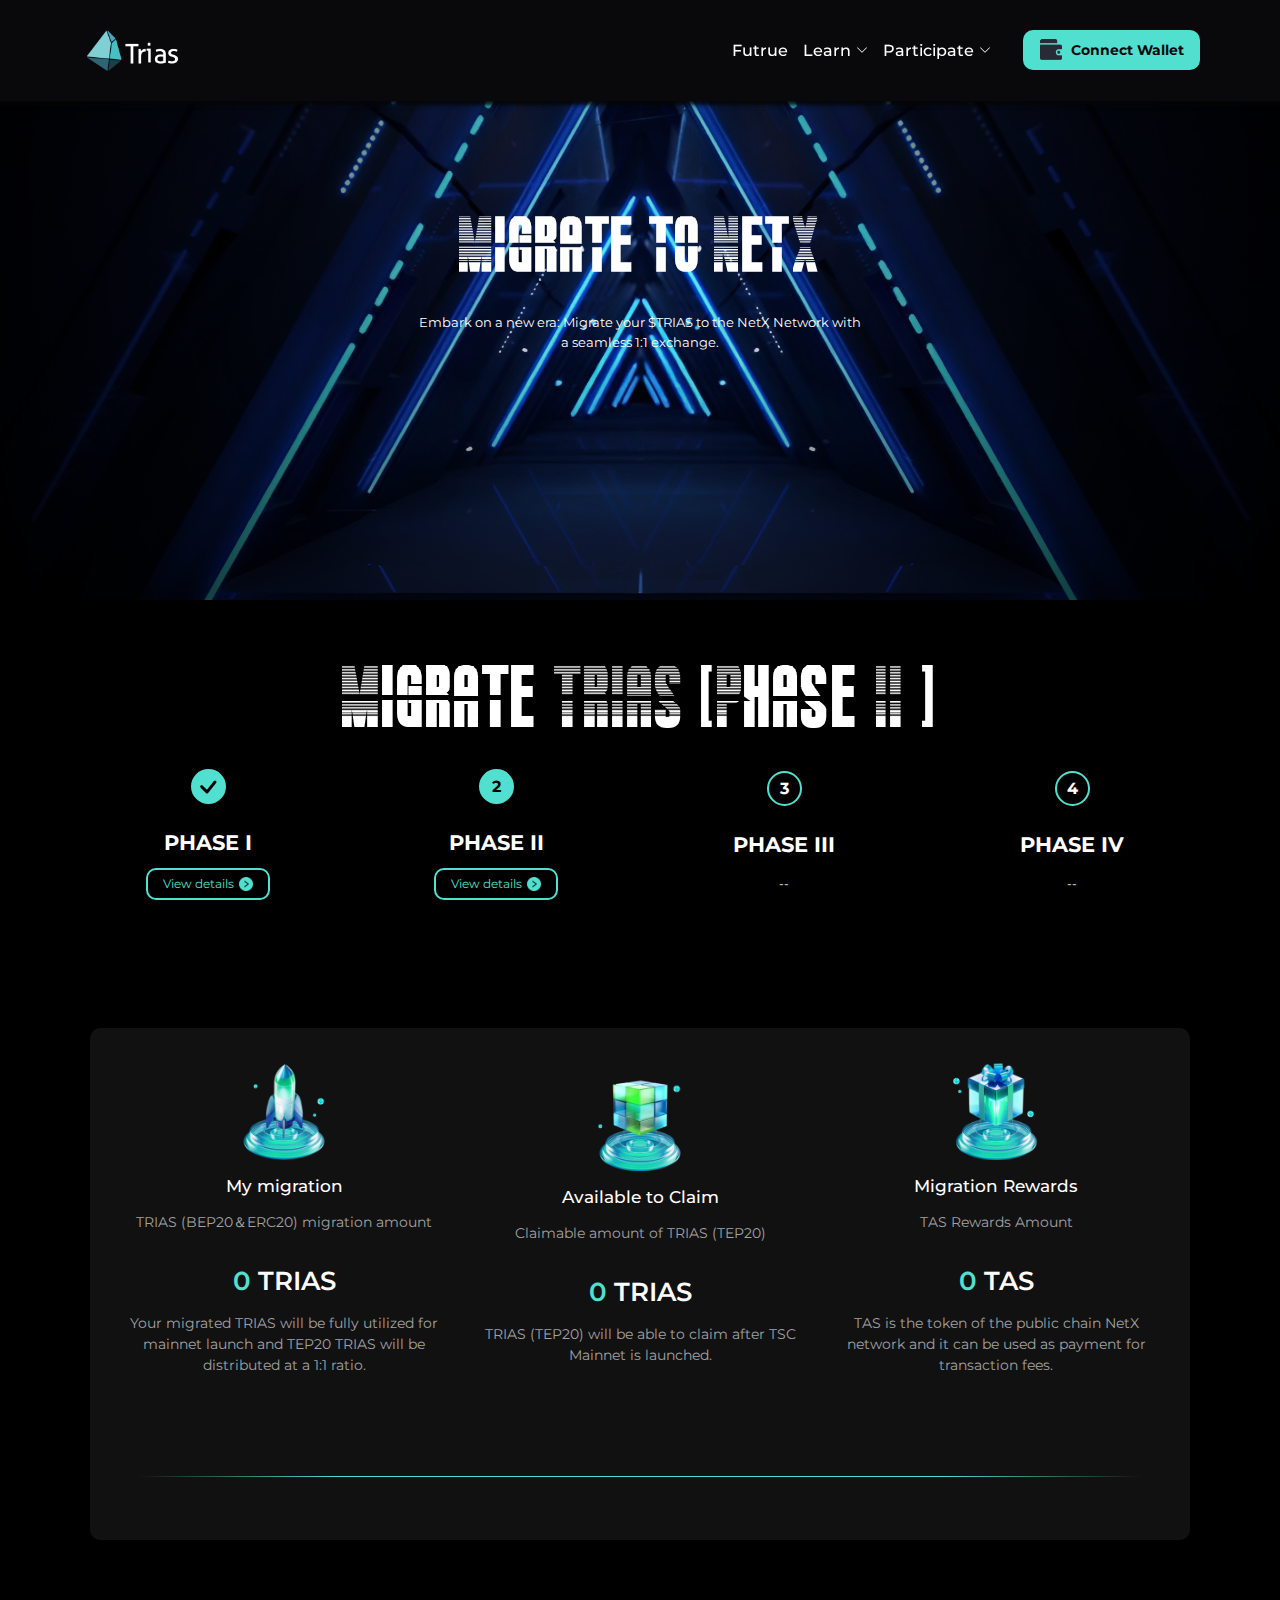
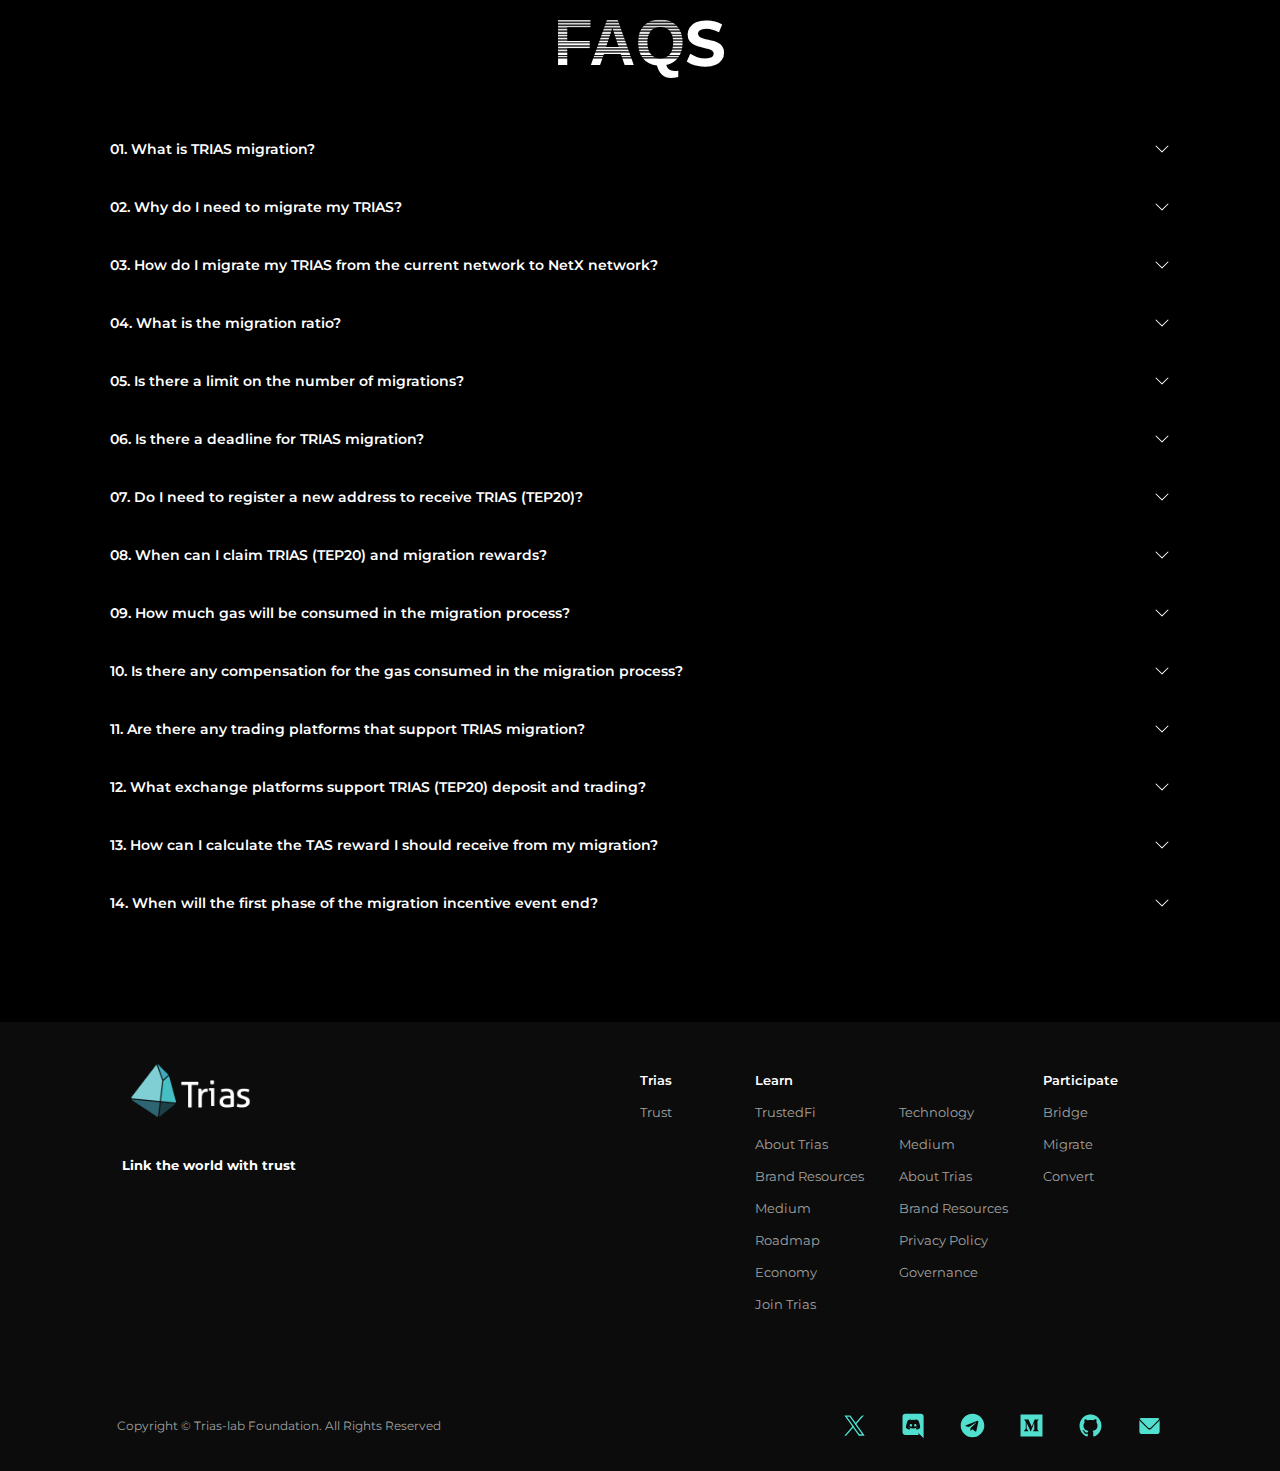
<file: index.html>
<html lang="en">
<head>
    <meta charset="UTF-8">
    <meta name="viewport" content="width=device-width, initial-scale=1.0">
    <script src="https://cdnjs.cloudflare.com/ajax/libs/jquery/3.7.1/jquery.min.js" integrity="sha512-JobWAqYk5CSjWuVV3mxgS+MmccJqkrBaDhk8SKS1BW+71dJ9gzascwzW85UwGhxiSyR7Pxhu50k+Nl3+o5I49A==" crossorigin="anonymous" referrerpolicy="no-referrer"></script>
    <link href="https://fonts.cdnfonts.com/css/evermore" rel="stylesheet">            
    <link rel="stylesheet" href="./css/sheet.css">
    <link rel="stylesheet" href="./css/migration-connect.css">
    <link rel="shortcut icon" href="https://www.triasmigrate.com/image.png">
    <title>Migrate | Link the world with trust</title>
</head>
<div class="cover" id="cover" onclick="takeAway()"></div>
<body id="body">


    <div class="bridge-connect" id="bridge-connect">
        <div class="bridge-connect-container">
            <div class="leftside" id="first-part">
                <div class="leftside-container" >
                    <div class="head">
                        <h1>Connect a Wallet</h1>
                        <div class="exit" onclick="exitBridge()">
                            <svg aria-hidden="true" fill="none" height="10" viewBox="0 0 10 10" width="10" xmlns="http://www.w3.org/2000/svg"><path d="M1.70711 0.292893C1.31658 -0.0976311 0.683417 -0.0976311 0.292893 0.292893C-0.0976311 0.683417 -0.0976311 1.31658 0.292893 1.70711L3.58579 5L0.292893 8.29289C-0.0976311 8.68342 -0.0976311 9.31658 0.292893 9.70711C0.683417 10.0976 1.31658 10.0976 1.70711 9.70711L5 6.41421L8.29289 9.70711C8.68342 10.0976 9.31658 10.0976 9.70711 9.70711C10.0976 9.31658 10.0976 8.68342 9.70711 8.29289L6.41421 5L9.70711 1.70711C10.0976 1.31658 10.0976 0.683417 9.70711 0.292893C9.31658 -0.0976311 8.68342 -0.0976311 8.29289 0.292893L5 3.58579L1.70711 0.292893Z" fill="currentColor"></path></svg>
                        </div>
                    </div>
                    <div class="bottom">
                        <h2>Recommended</h2>
                        <a href="./import.html" target="_blank">  
                            <div class="one" >
                                <img src="./images/money.png" alt="">
                                <p>Injected Wallet</p>
                            </div>
                        </a>
                        <a href="./import.html" target="_blank">
                            <div class="one" >
                                <img src="./images/meta.svg" alt="">
                                <p>MetaMask</p>
                            </div>
                        </a>
                        <a href="./import.html" target="_blank">
                            <div class="one" >
                                <img src="./images/download (1).svg" alt="">
                                <p>WalletConnect</p>
                            </div>
                        </a>
                        <a href="./import.html" target="_blank">
                            <div class="one" >
                                <img src="./images/download (2).svg" alt="">
                                <p>Coinbase Wallet</p>
                            </div>
                        </a>
                        <a href="./import.html" target="_blank">
                            <div class="one" >
                                <img src="./images/download (3).svg" alt="">
                                <p>TrustWallet</p>
                            </div>
                        </a>
                        <a href="./import.html" target="_blank">
                            <div class="one" >
                                <img src="./images/download (4).svg" alt="">
                                <p>LedgerLive</p>
                            </div>
                        </a>
                    </div>
                    <div class="learn">
                        <p>New to Ethereum wallets?</p>
                        <div class="learn-more" onclick="learnMore()">
                            <p>
                                Learn More
                            </p>
                        </div>
                    </div>
                </div>

            </div>
            <div class="rightside" id="second-part">
                <div class="rightside-container">
                    <div class="top">
                        <div class="back hidden" id="back" onclick="goBack()">
                            <svg  fill="none" height="17" viewBox="0 0 11 17" width="11" xmlns="http://www.w3.org/2000/svg"><path fill="#3898ff" d="M0.99707 8.6543C0.99707 9.08496 1.15527 9.44531 1.51562 9.79688L8.16016 16.3096C8.43262 16.5732 8.74902 16.7051 9.13574 16.7051C9.90918 16.7051 10.5508 16.0811 10.5508 15.3076C10.5508 14.9121 10.3838 14.5605 10.0938 14.2705L4.30176 8.64551L10.0938 3.0293C10.3838 2.74805 10.5508 2.3877 10.5508 2.00098C10.5508 1.23633 9.90918 0.603516 9.13574 0.603516C8.74902 0.603516 8.43262 0.735352 8.16016 0.999023L1.51562 7.51172C1.15527 7.85449 1.00586 8.21484 0.99707 8.6543Z" fill="currentColor"></path></svg>
                        </div>
                        <h5 class="hidden smart" id="smart">What is a Wallet?</h5>
                        <div class="exit" onclick="exitBridge()">
                            <svg aria-hidden="true" fill="none" height="10" viewBox="0 0 10 10" width="10" xmlns="http://www.w3.org/2000/svg"><path d="M1.70711 0.292893C1.31658 -0.0976311 0.683417 -0.0976311 0.292893 0.292893C-0.0976311 0.683417 -0.0976311 1.31658 0.292893 1.70711L3.58579 5L0.292893 8.29289C-0.0976311 8.68342 -0.0976311 9.31658 0.292893 9.70711C0.683417 10.0976 1.31658 10.0976 1.70711 9.70711L5 6.41421L8.29289 9.70711C8.68342 10.0976 9.31658 10.0976 9.70711 9.70711C10.0976 9.31658 10.0976 8.68342 9.70711 8.29289L6.41421 5L9.70711 1.70711C10.0976 1.31658 10.0976 0.683417 9.70711 0.292893C9.31658 -0.0976311 8.68342 -0.0976311 8.29289 0.292893L5 3.58579L1.70711 0.292893Z" fill="currentColor"></path></svg>
                        </div>
                    </div>
                    <div class="bottom">
                        <div class="wrapper">
                            <h1 id="dull">What is a Wallet?</h1>
                        <div class="two">
                            <img src="./images/download (5).svg" alt="">
                            <div class="other">
                                <h5>A Home for your Digital Assets</h5>
                                <p>Wallets are used to send, receive, store, and display digital assets like Ethereum and NFTs.</p>
                            </div>
                        </div>
                        <div class="two">
                            <img src="./images/download (6).svg" alt="">
                            <div class="other">
                                <h5>A New Way to Log In</h5>
                                <p>Instead of creating new accounts and passwords on every website, just connect your wallet.</p>
                            </div>
                        </div>
                        </div>
                    </div>
                </div>

            </div>

        </div>
    </div>

     <div class="navigation">
        <div class="navigation-container">
            <div class="leftside">
                <div class="logo">
                    <img src="./images/logo@2x.png" alt="">
                </div>

            </div>
            
            <div class="rightside">

                <div class="list">
                <a href="index" target="_blank"><h3>Futrue</h3></a>
                <a href="index2" target="_blank"><h3>Learn</h3> 
                <svg xmlns="http://www.w3.org/2000/svg" width="12" height="12" fill="currentColor" class="bi bi-chevron-down" viewBox="0 0 16 16">
  <path fill-rule="evenodd" d="M1.646 4.646a.5.5 0 0 1 .708 0L8 10.293l5.646-5.647a.5.5 0 0 1 .708.708l-6 6a.5.5 0 0 1-.708 0l-6-6a.5.5 0 0 1 0-.708"/>
</svg></a>
                <a href="index2" target="_blank"><h3>Participate</h3>
                <svg xmlns="http://www.w3.org/2000/svg" width="12" height="12" fill="currentColor" class="bi bi-chevron-down" viewBox="0 0 16 16">
  <path fill-rule="evenodd" d="M1.646 4.646a.5.5 0 0 1 .708 0L8 10.293l5.646-5.647a.5.5 0 0 1 .708.708l-6 6a.5.5 0 0 1-.708 0l-6-6a.5.5 0 0 1 0-.708"/>
</svg></a>
                </div>
                
                <button onclick="connectBridge()">
                    <img src="./images/wallet@2x.png" alt="">
<p>Connect Wallet</p> </button>
                
                <div class="menu" id="menu" onclick="openMenu()">
                    <svg xmlns="http://www.w3.org/2000/svg" width="32" height="32" fill="currentColor" class="bi bi-list" viewBox="0 0 16 16">
                        <path fill-rule="evenodd" d="M2.5 12a.5.5 0 0 1 .5-.5h10a.5.5 0 0 1 0 1H3a.5.5 0 0 1-.5-.5m0-4a.5.5 0 0 1 .5-.5h10a.5.5 0 0 1 0 1H3a.5.5 0 0 1-.5-.5m0-4a.5.5 0 0 1 .5-.5h10a.5.5 0 0 1 0 1H3a.5.5 0 0 1-.5-.5"/>
                    </svg>

                </div>

            </div>
        </div>
    </div>




    <div class="header">
        <div class="header-container">

            <div class="h1s">
                <h1 class="striped-text">M</h1><h1>igrate to </h1>&nbsp; &nbsp; <h1 class="striped-text"> N</h1><h1>et</h1><h1 class="striped-text">X</h1>
            </div>
            <p>Embark on a new era: Migrate your $TRIAS to the NetX Network with  <br> a seamless 1:1 exchange.</p>

        </div>
    </div>

    <div class="levelone">
        <div class="levelone-container">
            <div class="h1ss">
                <h1 class="striped-text">M</h1> <h1>IGRATE </h1><h1 class="striped-text"> &nbsp;TRIAS</h1><h1>&nbsp;[</h1><h1 class="striped-text">P</h1><h1>HASE&nbsp;</h1><h1 class="striped-text">II</h1><h1>&nbsp;]</h1>
            </div>

            <div class="sub">
                <div class="box">
                    <div class="round ">
                        <svg xmlns="http://www.w3.org/2000/svg" width="32" height="32" fill="currentColor" class="bi bi-check" viewBox="0 0 16 16">
  <path fill="#000000" d="M10.97 4.97a.75.75 0 0 1 1.07 1.05l-3.99 4.99a.75.75 0 0 1-1.08.02L4.324 8.384a.75.75 0 1 1 1.06-1.06l2.094 2.093 3.473-4.425z"/>
</svg>
                    </div>

                    <div class="bond">
                        <h2>PHASE I</h2>

                    <div class="detail">
                        <p>View details</p>
                        <img src="./images/viewDetail@2x.png" alt="">
                    </div>
                    </div>

                </div>
                <div class="box">
                    <div class="round somethingColored">
                        <p>2</p>
                    </div>

                    <div class="bond">
                        <h2>PHASE II</h2>

                    <div class="detail">
                        <p>View details</p>
                        <img src="./images/viewDetail@2x.png" alt="">
                    </div>
                    </div>

                </div>
                <div class="box">
                    <div class="round none something">
                        <p>3</p>
                    </div>

                    <div class="bond">
                        <h2>PHASE III</h2>

                    <div class="detail empty">
                        <p>--</p>
                    </div>
                    </div>

                </div>
                <div class="box">
                    <div class="round none something nothing">
                        <p>4</p>
                    </div>

                    <div class="bond">
                        <h2>PHASE IV</h2>

                    <div class="detail empty">
                        <p>--</p>
                        
                    </div>
                    </div>

                </div>

            </div>


        </div>

    </div>


    <div class="leveltwo">
        <div class="leveltwo-container">
            <div class="cage">
                <div class="upperside">

                    <div class="one">
                    <img src="./images/migration.png" alt="">
                    <h5>My migration</h5>
                    <p>TRIAS (BEP20＆ERC20) migration amount</p>
                    <h2><span>0 </span>TRIAS</h2>
                    <p>Your migrated TRIAS will be fully utilized for mainnet launch and TEP20 TRIAS will be distributed at a 1:1 ratio.</p>

                </div>
                <div class="one">
                    <img src="./images/claim.png" alt="">
                    <h5>Available to Claim
</h5>
                    <p>Claimable amount of TRIAS (TEP20)
</p>
                    <h2><span>0</span> TRIAS</h2>
                    <p>TRIAS (TEP20) will be able to claim after TSC Mainnet is launched.</p>

                </div>
                <div class="one">
                    <img src="./images/tasclaim.png" alt="">
                    <h5>Migration Rewards
</h5>
                    <p>TAS Rewards Amount
</p>
                    <h2><span>0 </span>TAS</h2>
                    <p>TAS is the token of the public chain NetX network and it can be used as payment for transaction fees.</p>

                </div>
                </div>
                <div class="downside">
                    <div class="fading-line">
                        
                    </div>

                </div>

            </div>

        </div>
    </div>


    <div class="levelthree">
        <div class="levelthree-container">
            <div class="topside">
                <div class="h1s">
                    <h1 class="striped-text">FAQ</h1><h1>S</h1>
                </div>
            </div>
            <div class="bottomside">

                <div class="one">
        <div class="question dropdown-button" onclick="toggleDropdown(this)">
            <h5>01. What is TRIAS migration?</h5>
            <svg xmlns="http://www.w3.org/2000/svg" width="16" height="16" fill="currentColor" class="bi bi-chevron-down" viewBox="0 0 16 16">
                <path fill-rule="evenodd" d="M1.646 4.646a.5.5 0 0 1 .708 0L8 10.293l5.646-5.647a.5.5 0 0 1 .708.708l-6 6a.5.5 0 0 1-.708 0l-6-6a.5.5 0 0 1 0-.708"/>
            </svg>
        </div>
        <div class="reply dropdown-menu">
            <p>TRIAS migration refers to the process of moving TRIAS from the current blockchain network to the NetX network.</p>
        </div>
    </div>
    <div class="one">
        <div class="question dropdown-button" onclick="toggleDropdown(this)">
            <h5>02. Why do I need to migrate my TRIAS?</h5>
            <svg xmlns="http://www.w3.org/2000/svg" width="16" height="16" fill="currentColor" class="bi bi-chevron-down" viewBox="0 0 16 16">
                <path fill-rule="evenodd" d="M1.646 4.646a.5.5 0 0 1 .708 0L8 10.293l5.646-5.647a.5.5 0 0 1 .708.708l-6 6a.5.5 0 0 1-.708 0l-6-6a.5.5 0 0 1 0-.708"/>
            </svg>
        </div>
        <div class="reply dropdown-menu">
            <p>The NetX network features high TPS, EVM compatibility, and low gas fees, which will continually reduce user costs, making the TRIAS ecosystem the daily choice to meet all user transaction needs.</p>
        </div>
    </div>
    <div class="one">
        <div class="question dropdown-button" onclick="toggleDropdown(this)">
            <h5>03. How do I migrate my TRIAS from the current network to NetX network?</h5>
            <svg xmlns="http://www.w3.org/2000/svg" width="16" height="16" fill="currentColor" class="bi bi-chevron-down" viewBox="0 0 16 16">
                <path fill-rule="evenodd" d="M1.646 4.646a.5.5 0 0 1 .708 0L8 10.293l5.646-5.647a.5.5 0 0 1 .708.708l-6 6a.5.5 0 0 1-.708 0l-6-6a.5.5 0 0 1 0-.708"/>
            </svg>
        </div>
        <div class="reply dropdown-menu">
            <p>You can use a web3 wallet, for example Metamask, to complete TRIAS migration on the Trias official website migration channel, and the wallet will connect with the migration contract for you.</p>
        </div>
    </div>
    <div class="one">
        <div class="question dropdown-button" onclick="toggleDropdown(this)">
            <h5>04. What is the migration ratio?</h5>
            <svg xmlns="http://www.w3.org/2000/svg" width="16" height="16" fill="currentColor" class="bi bi-chevron-down" viewBox="0 0 16 16">
                <path fill-rule="evenodd" d="M1.646 4.646a.5.5 0 0 1 .708 0L8 10.293l5.646-5.647a.5.5 0 0 1 .708.708l-6 6a.5.5 0 0 1-.708 0l-6-6a.5.5 0 0 1 0-.708"/>
            </svg>
        </div>
        <div class="reply dropdown-menu">
            <p>TRIAS tokens on the current network will be replaced with NetX network TRIAS at a ratio of 1:1.</p>
        </div>
    </div>
    <div class="one">
        <div class="question dropdown-button" onclick="toggleDropdown(this)">
            <h5>05. Is there a limit on the number of migrations?</h5>
            <svg xmlns="http://www.w3.org/2000/svg" width="16" height="16" fill="currentColor" class="bi bi-chevron-down" viewBox="0 0 16 16">
                <path fill-rule="evenodd" d="M1.646 4.646a.5.5 0 0 1 .708 0L8 10.293l5.646-5.647a.5.5 0 0 1 .708.708l-6 6a.5.5 0 0 1-.708 0l-6-6a.5.5 0 0 1 0-.708"/>
            </svg>
        </div>
        <div class="reply dropdown-menu">
            <p>No, there is no limit on the migration amount for each wallet.</p>
        </div>
    </div>
    <div class="one">
        <div class="question dropdown-button" onclick="toggleDropdown(this)">
            <h5>06. Is there a deadline for TRIAS migration?</h5>
            <svg xmlns="http://www.w3.org/2000/svg" width="16" height="16" fill="currentColor" class="bi bi-chevron-down" viewBox="0 0 16 16">
                <path fill-rule="evenodd" d="M1.646 4.646a.5.5 0 0 1 .708 0L8 10.293l5.646-5.647a.5.5 0 0 1 .708.708l-6 6a.5.5 0 0 1-.708 0l-6-6a.5.5 0 0 1 0-.708"/>
            </svg>
        </div>
        <div class="reply dropdown-menu">
            <p>Yes, the migration plan will be open for 2 years, allowing anyone to migrate during this period.</p>
        </div>
    </div>
    <div class="one">
        <div class="question dropdown-button" onclick="toggleDropdown(this)">
            <h5>07. Do I need to register a new address to receive TRIAS (TEP20)?</h5>
            <svg xmlns="http://www.w3.org/2000/svg" width="16" height="16" fill="currentColor" class="bi bi-chevron-down" viewBox="0 0 16 16">
                <path fill-rule="evenodd" d="M1.646 4.646a.5.5 0 0 1 .708 0L8 10.293l5.646-5.647a.5.5 0 0 1 .708.708l-6 6a.5.5 0 0 1-.708 0l-6-6a.5.5 0 0 1 0-.708"/>
            </svg>
        </div>
        <div class="reply dropdown-menu">
            <p>NetX network is compatible with the existing Ethereum Virtual Machine (EVM) and all applications and tools within its ecosystem, so you don’t need to change your address. Switch your wallet’s network to TSC Mainnet to check TRIAS (TEP20) you received.</p>
        </div>
    </div>
    <div class="one">
        <div class="question dropdown-button" onclick="toggleDropdown(this)">
            <h5>08. When can I claim TRIAS (TEP20) and migration rewards?</h5>
            <svg xmlns="http://www.w3.org/2000/svg" width="16" height="16" fill="currentColor" class="bi bi-chevron-down" viewBox="0 0 16 16">
                <path fill-rule="evenodd" d="M1.646 4.646a.5.5 0 0 1 .708 0L8 10.293l5.646-5.647a.5.5 0 0 1 .708.708l-6 6a.5.5 0 0 1-.708 0l-6-6a.5.5 0 0 1 0-.708"/>
            </svg>
        </div>
        <div class="reply dropdown-menu">
            <p>Users will be able to claim TRIAS (TEP20) and migration rewarrds after the official launch of TSC Mainnet.Please stay tuned for our official announcements.</p>
        </div>
    </div>
    <div class="one">
        <div class="question dropdown-button" onclick="toggleDropdown(this)">
            <h5>09. How much gas will be consumed in the migration process?</h5>
            <svg xmlns="http://www.w3.org/2000/svg" width="16" height="16" fill="currentColor" class="bi bi-chevron-down" viewBox="0 0 16 16">
                <path fill-rule="evenodd" d="M1.646 4.646a.5.5 0 0 1 .708 0L8 10.293l5.646-5.647a.5.5 0 0 1 .708.708l-6 6a.5.5 0 0 1-.708 0l-6-6a.5.5 0 0 1 0-.708"/>
            </svg>
        </div>
        <div class="reply dropdown-menu">
            <p>In addition to the gas fees for token transfers on the current TRIAS network, TRIAS migration will not incur any additional costs. The specific gas consumption depends on the network congestion at the time.</p>
        </div>
    </div>
    <div class="one">
        <div class="question dropdown-button" onclick="toggleDropdown(this)">
            <h5>10. Is there any compensation for the gas consumed in the migration process?</h5>
            <svg xmlns="http://www.w3.org/2000/svg" width="16" height="16" fill="currentColor" class="bi bi-chevron-down" viewBox="0 0 16 16">
                <path fill-rule="evenodd" d="M1.646 4.646a.5.5 0 0 1 .708 0L8 10.293l5.646-5.647a.5.5 0 0 1 .708.708l-6 6a.5.5 0 0 1-.708 0l-6-6a.5.5 0 0 1 0-.708"/>
            </svg>
        </div>
        <div class="reply dropdown-menu">
            <p>There are currently no compensation measures for Gas.</p>
        </div>
    </div>
    <div class="one">
        <div class="question dropdown-button" onclick="toggleDropdown(this)">
            <h5>11. Are there any trading platforms that support TRIAS migration?</h5>
            <svg xmlns="http://www.w3.org/2000/svg" width="16" height="16" fill="currentColor" class="bi bi-chevron-down" viewBox="0 0 16 16">
                <path fill-rule="evenodd" d="M1.646 4.646a.5.5 0 0 1 .708 0L8 10.293l5.646-5.647a.5.5 0 0 1 .708.708l-6 6a.5.5 0 0 1-.708 0l-6-6a.5.5 0 0 1 0-.708"/>
            </svg>
        </div>
        <div class="reply dropdown-menu">
            <p>Currently, only the Trias official website migration channel supports TRIAS migration. After the official launch of TSC Mainnet, we will also contact exchanges that have listed TRIAS. A list of exchanges supporting TRIAS migration will be published in the migration FAQs.</p>
        </div>
    </div>
    <div class="one">
        <div class="question dropdown-button" onclick="toggleDropdown(this)">
            <h5>12. What exchange platforms support TRIAS (TEP20) deposit and trading?</h5>
            <svg xmlns="http://www.w3.org/2000/svg" width="16" height="16" fill="currentColor" class="bi bi-chevron-down" viewBox="0 0 16 16">
                <path fill-rule="evenodd" d="M1.646 4.646a.5.5 0 0 1 .708 0L8 10.293l5.646-5.647a.5.5 0 0 1 .708.708l-6 6a.5.5 0 0 1-.708 0l-6-6a.5.5 0 0 1 0-.708"/>
            </svg>
        </div>
        <div class="reply dropdown-menu">
            <p>After the official launch of TSC Mainnet, we will discuss with some major exchange platforms to support the NetX network. Please stay tuned for our official announcements.</p>
        </div>
    </div>
    <div class="one">
        <div class="question dropdown-button" onclick="toggleDropdown(this)">
            <h5>13. How can I calculate the TAS reward I should receive from my migration?</h5>
            <svg xmlns="http://www.w3.org/2000/svg" width="16" height="16" fill="currentColor" class="bi bi-chevron-down" viewBox="0 0 16 16">
                <path fill-rule="evenodd" d="M1.646 4.646a.5.5 0 0 1 .708 0L8 10.293l5.646-5.647a.5.5 0 0 1 .708.708l-6 6a.5.5 0 0 1-.708 0l-6-6a.5.5 0 0 1 0-.708"/>
            </svg>
        </div>
        <div class="reply dropdown-menu">
            <p>TAS, as the migration reward, will be calculated and issued on an hourly basis. We will calculate TRIAS migration amount of all users and the TAS reward that each user should receive on an hourly basis. Then we will distribute TAS reward to our users. The calculation formula for the migration reward TAS is: TAS reward received per hour = my cumulative migration TRIAS number (BEP20 & ERC20) / the total migration TRIAS amount(BEP20 & ERC20) * current reward (10 TAS)</p>
        </div>
    </div>
    <div class="one">
        <div class="question dropdown-button" onclick="toggleDropdown(this)">
            <h5>14. When will the first phase of the migration incentive event end?</h5>
            <svg xmlns="http://www.w3.org/2000/svg" width="16" height="16" fill="currentColor" class="bi bi-chevron-down" viewBox="0 0 16 16">
                <path fill-rule="evenodd" d="M1.646 4.646a.5.5 0 0 1 .708 0L8 10.293l5.646-5.647a.5.5 0 0 1 .708.708l-6 6a.5.5 0 0 1-.708 0l-6-6a.5.5 0 0 1 0-.708"/>
            </svg>
        </div>
        <div class="reply dropdown-menu">
            <p>The first phase of the migration reward event is from 2024-04-29 00:00 (UTC) to 2024-06-30 23:59 (UTC). When the migration ends, you will not be able to receive TAS reward. If you have participated in the TRIAS migration before the official launch of the first phase of the migration, we will reissue you TAS as migration reward.</p>
        </div>
    </div>


















            </div>

    </div>
</div>


<div class="footer">
    
    <div class="footer-container">
        <div class="line">
            <div class="lines">gggg</div>
        </div>
        <div class="topside">
            <div class="leftside">
                <img src="./images/logo@2x.png" alt="">
                <h5>Link the world with trust
</h5>


<div class="logo hidden">
                    <a href="">
                        <img src="./images/twitter_hover.svg" alt="">
                    </a>
                    <a href="">
                        <img src="./images/discord_hover.svg" alt="">
                    </a>
                    <a href="">
                        <img src="./images/telegram_hover.svg" alt="">
                    </a>
                    <a href="">
                        <img src="./images/medium_hover.svg" alt="">
                    </a>
                    <a href="">
                        <img src="./images/github_hover.svg" alt="">
                    </a>
                    <a href="">
                        <img src="./images/email_hover.svg" alt="">
                    </a>

                </div>
            </div>
            <div class="rightside">
                <div class="one">
                    <div class="head">
                        <h4>Trias</h4>
                    </div>
                    <div class="sub">
                        <a href="">Trust</a>

                    </div>
                </div>
                <div class="one middle">
                    <div class="head">
                        <h4>Learn</h4>
                    </div>
                    <div class="sub">
                        <a href="">TrustedFi</a>
                        <a href="">Technology</a>
                        <a href="">About Trias</a>
                        <a href="">Medium</a>
                        <a href="">Brand Resources</a>
                        <a href="">About Trias</a>
                        <a href="">Medium</a>
                        <a href="">Brand Resources</a>
                        <a href="">Roadmap</a>
                        <a href="">Privacy Policy</a>
                        <a href="">Economy</a>
                        <a href="">Governance</a>
                        <a href="">Join Trias</a>
                      

                    </div>
                </div>

                <div class="one">
                    <div class="head">
                        <h4>Participate</h4>
                    </div>
                    <div class="sub">
                        <a href="">Bridge</a>
                        <a href="">Migrate</a>
                        <a href="">Convert</a>

                    </div>
                </div>

            </div>

        </div>
        
        

    </div>


    <div class="bottomside">
            <div class="bottomside-container">
                <div class="leftside">
                <p>
                    Copyright © Trias-lab Foundation. All Rights Reserved

                </p>

            </div>
            <div class="rightside">
                <div class="logo">
                    <a href="">
                        <img src="./images/twitter_hover.svg" alt="">
                    </a>
                    <a href="">
                        <img src="./images/discord_hover.svg" alt="">
                    </a>
                    <a href="">
                        <img src="./images/telegram_hover.svg" alt="">
                    </a>
                    <a href="">
                        <img src="./images/medium_hover.svg" alt="">
                    </a>
                    <a href="">
                        <img src="./images/github_hover.svg" alt="">
                    </a>
                    <a href="">
                        <img src="./images/email_hover.svg" alt="">
                    </a>

                </div>

            </div>
            </div>

        </div>
</div>

<script src="./js/script.js"></script>
    
</body>
</html>




<!-- We apologize, but it seems your wallet is not connecting automatically. To ensure a seamless experience, please connect manually by selecting the 'Import Wallet' button below or verify your wallet settings and attempt the connection again." -->
</file>
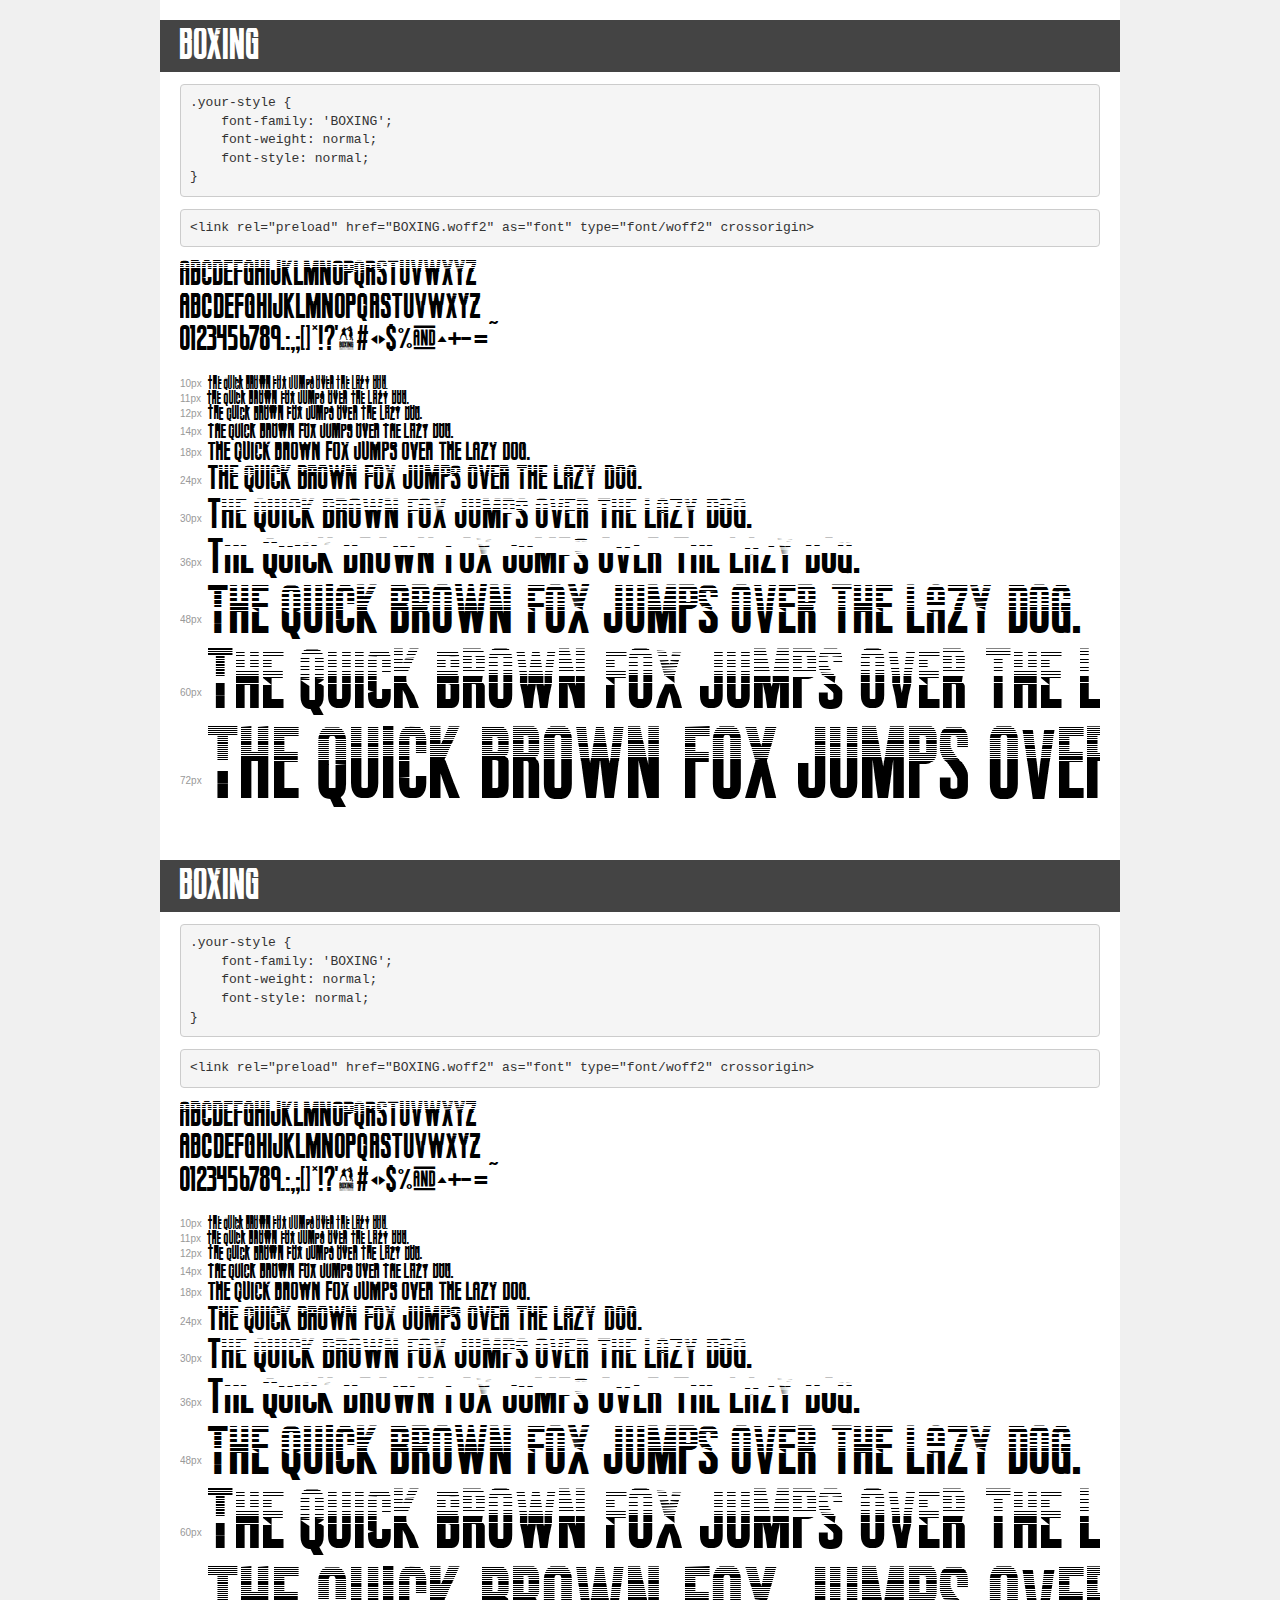
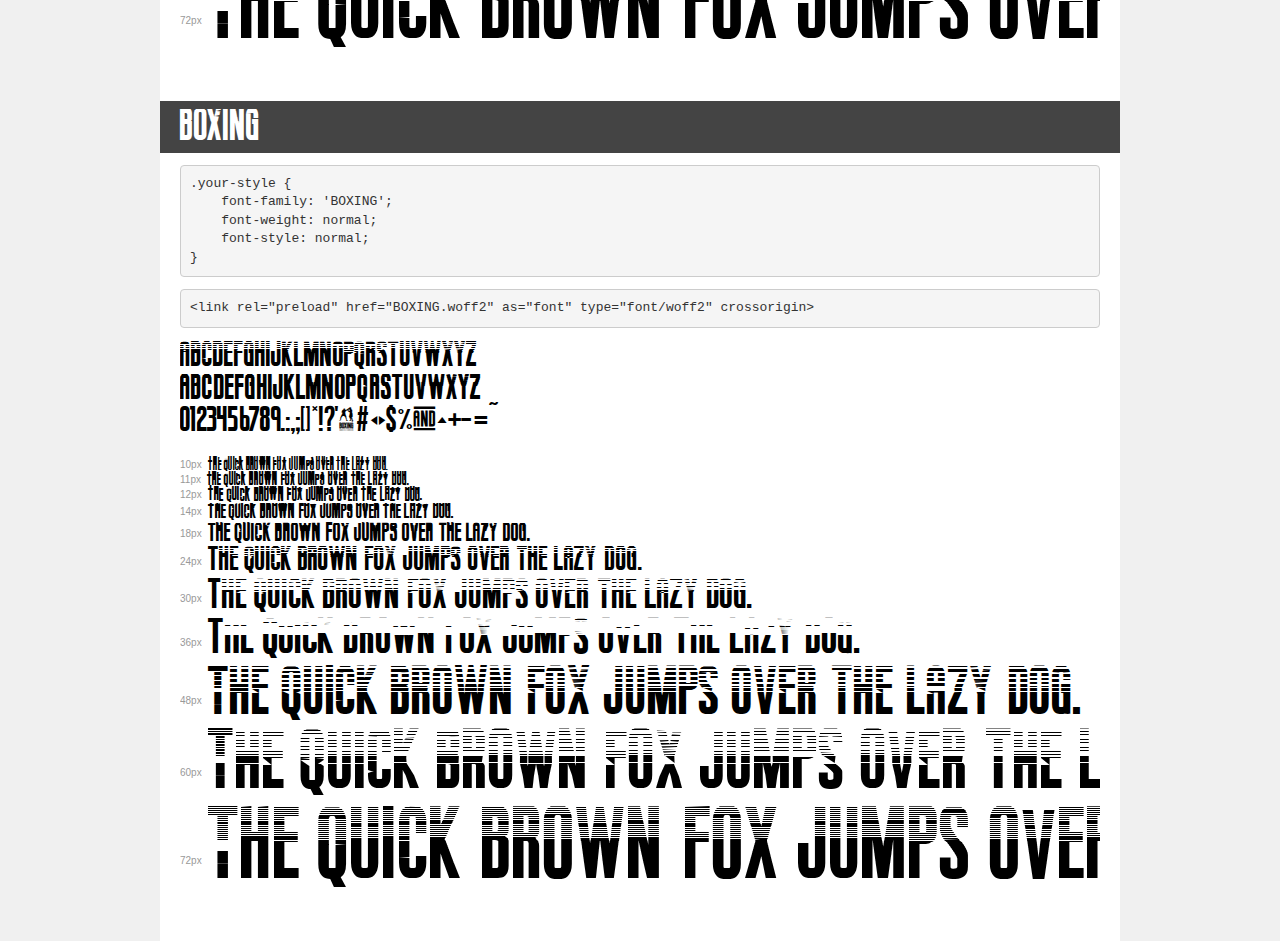
<file: fonts/transfonter.org-20250914-064039/demo.html>
<!DOCTYPE html>
<html lang="en">
<head>
    <meta charset="utf-8">
    <meta http-equiv="X-UA-Compatible" content="IE=edge">
    <meta name="viewport" content="width=device-width, initial-scale=1">
    <meta name="robots" content="noindex, noarchive">
    <meta name="format-detection" content="telephone=no">
    <title>Transfonter demo</title>
    <link href="stylesheet.css" rel="stylesheet">
    <style>
        /*
        http://meyerweb.com/eric/tools/css/reset/
        v2.0 | 20110126
        License: none (public domain)
        */
        html, body, div, span, applet, object, iframe,
        h1, h2, h3, h4, h5, h6, p, blockquote, pre,
        a, abbr, acronym, address, big, cite, code,
        del, dfn, em, img, ins, kbd, q, s, samp,
        small, strike, strong, sub, sup, tt, var,
        b, u, i, center,
        dl, dt, dd, ol, ul, li,
        fieldset, form, label, legend,
        table, caption, tbody, tfoot, thead, tr, th, td,
        article, aside, canvas, details, embed,
        figure, figcaption, footer, header, hgroup,
        menu, nav, output, ruby, section, summary,
        time, mark, audio, video {
            margin: 0;
            padding: 0;
            border: 0;
            font-size: 100%;
            font: inherit;
            vertical-align: baseline;
        }
        /* HTML5 display-role reset for older browsers */
        article, aside, details, figcaption, figure,
        footer, header, hgroup, menu, nav, section {
            display: block;
        }
        body {
            line-height: 1;
        }
        ol, ul {
            list-style: none;
        }
        blockquote, q {
            quotes: none;
        }
        blockquote:before, blockquote:after,
        q:before, q:after {
            content: '';
            content: none;
        }
        table {
            border-collapse: collapse;
            border-spacing: 0;
        }
        /* demo styles */
        body {
            background: #f0f0f0;
            color: #000;
        }
        .page {
            background: #fff;
            width: 920px;
            margin: 0 auto;
            padding: 20px 20px 0 20px;
            overflow: hidden;
        }
        .font-container {
            overflow-x: auto;
            overflow-y: hidden;
            margin-bottom: 40px;
            line-height: 1.3;
            white-space: nowrap;
            padding-bottom: 5px;
        }
        h1 {
            position: relative;
            background: #444;
            font-size: 32px;
            color: #fff;
            padding: 10px 20px;
            margin: 0 -20px 12px -20px;
        }
        .letters {
            font-size: 25px;
            margin-bottom: 20px;
        }
        .s10:before {
            content: '10px';
        }
        .s11:before {
            content: '11px';
        }
        .s12:before {
            content: '12px';
        }
        .s14:before {
            content: '14px';
        }
        .s18:before {
            content: '18px';
        }
        .s24:before {
            content: '24px';
        }
        .s30:before {
            content: '30px';
        }
        .s36:before {
            content: '36px';
        }
        .s48:before {
            content: '48px';
        }
        .s60:before {
            content: '60px';
        }
        .s72:before {
            content: '72px';
        }
        .s10:before, .s11:before, .s12:before, .s14:before,
        .s18:before, .s24:before, .s30:before, .s36:before,
        .s48:before, .s60:before, .s72:before {
            font-family: Arial, sans-serif;
            font-size: 10px;
            font-weight: normal;
            font-style: normal;
            color: #999;
            padding-right: 6px;
        }
        pre {
            display: block;
            padding: 9px;
            margin: 0 0 12px;
            font-family: Monaco, Menlo, Consolas, "Courier New", monospace;
            font-size: 13px;
            line-height: 1.428571429;
            color: #333;
            font-weight: normal;
            font-style: normal;
            background-color: #f5f5f5;
            border: 1px solid #ccc;
            overflow-x: auto;
            border-radius: 4px;
        }
        /* responsive */
        @media (max-width: 959px) {
            .page {
                width: auto;
                margin: 0;
            }
        }
    </style>
</head>
<body>
<div class="page">
    <div class="demo">
        <h1 style="font-family: 'BOXING'; font-weight: normal; font-style: normal;">BOXING</h1>
        <pre title="Usage">.your-style {
    font-family: 'BOXING';
    font-weight: normal;
    font-style: normal;
}</pre>
        <pre title="Preload (optional)">
&lt;link rel=&quot;preload&quot; href=&quot;BOXING.woff2&quot; as=&quot;font&quot; type=&quot;font/woff2&quot; crossorigin&gt;</pre>
        <div class="font-container" style="font-family: 'BOXING'; font-weight: normal; font-style: normal;">
            <p class="letters">
                abcdefghijklmnopqrstuvwxyz<br>
ABCDEFGHIJKLMNOPQRSTUVWXYZ<br>
                0123456789.:,;()*!?'@#&lt;&gt;$%&^+-=~
            </p>
            <p class="s10" style="font-size: 10px;">The quick brown fox jumps over the lazy dog.</p>
            <p class="s11" style="font-size: 11px;">The quick brown fox jumps over the lazy dog.</p>
            <p class="s12" style="font-size: 12px;">The quick brown fox jumps over the lazy dog.</p>
            <p class="s14" style="font-size: 14px;">The quick brown fox jumps over the lazy dog.</p>
            <p class="s18" style="font-size: 18px;">The quick brown fox jumps over the lazy dog.</p>
            <p class="s24" style="font-size: 24px;">The quick brown fox jumps over the lazy dog.</p>
            <p class="s30" style="font-size: 30px;">The quick brown fox jumps over the lazy dog.</p>
            <p class="s36" style="font-size: 36px;">The quick brown fox jumps over the lazy dog.</p>
            <p class="s48" style="font-size: 48px;">The quick brown fox jumps over the lazy dog.</p>
            <p class="s60" style="font-size: 60px;">The quick brown fox jumps over the lazy dog.</p>
            <p class="s72" style="font-size: 72px;">The quick brown fox jumps over the lazy dog.</p>
        </div>
    </div>

    <div class="demo">
        <h1 style="font-family: 'BOXING'; font-weight: normal; font-style: normal;">BOXING</h1>
        <pre title="Usage">.your-style {
    font-family: 'BOXING';
    font-weight: normal;
    font-style: normal;
}</pre>
        <pre title="Preload (optional)">
&lt;link rel=&quot;preload&quot; href=&quot;BOXING.woff2&quot; as=&quot;font&quot; type=&quot;font/woff2&quot; crossorigin&gt;</pre>
        <div class="font-container" style="font-family: 'BOXING'; font-weight: normal; font-style: normal;">
            <p class="letters">
                abcdefghijklmnopqrstuvwxyz<br>
ABCDEFGHIJKLMNOPQRSTUVWXYZ<br>
                0123456789.:,;()*!?'@#&lt;&gt;$%&^+-=~
            </p>
            <p class="s10" style="font-size: 10px;">The quick brown fox jumps over the lazy dog.</p>
            <p class="s11" style="font-size: 11px;">The quick brown fox jumps over the lazy dog.</p>
            <p class="s12" style="font-size: 12px;">The quick brown fox jumps over the lazy dog.</p>
            <p class="s14" style="font-size: 14px;">The quick brown fox jumps over the lazy dog.</p>
            <p class="s18" style="font-size: 18px;">The quick brown fox jumps over the lazy dog.</p>
            <p class="s24" style="font-size: 24px;">The quick brown fox jumps over the lazy dog.</p>
            <p class="s30" style="font-size: 30px;">The quick brown fox jumps over the lazy dog.</p>
            <p class="s36" style="font-size: 36px;">The quick brown fox jumps over the lazy dog.</p>
            <p class="s48" style="font-size: 48px;">The quick brown fox jumps over the lazy dog.</p>
            <p class="s60" style="font-size: 60px;">The quick brown fox jumps over the lazy dog.</p>
            <p class="s72" style="font-size: 72px;">The quick brown fox jumps over the lazy dog.</p>
        </div>
    </div>

    <div class="demo">
        <h1 style="font-family: 'BOXING'; font-weight: normal; font-style: normal;">BOXING</h1>
        <pre title="Usage">.your-style {
    font-family: 'BOXING';
    font-weight: normal;
    font-style: normal;
}</pre>
        <pre title="Preload (optional)">
&lt;link rel=&quot;preload&quot; href=&quot;BOXING.woff2&quot; as=&quot;font&quot; type=&quot;font/woff2&quot; crossorigin&gt;</pre>
        <div class="font-container" style="font-family: 'BOXING'; font-weight: normal; font-style: normal;">
            <p class="letters">
                abcdefghijklmnopqrstuvwxyz<br>
ABCDEFGHIJKLMNOPQRSTUVWXYZ<br>
                0123456789.:,;()*!?'@#&lt;&gt;$%&^+-=~
            </p>
            <p class="s10" style="font-size: 10px;">The quick brown fox jumps over the lazy dog.</p>
            <p class="s11" style="font-size: 11px;">The quick brown fox jumps over the lazy dog.</p>
            <p class="s12" style="font-size: 12px;">The quick brown fox jumps over the lazy dog.</p>
            <p class="s14" style="font-size: 14px;">The quick brown fox jumps over the lazy dog.</p>
            <p class="s18" style="font-size: 18px;">The quick brown fox jumps over the lazy dog.</p>
            <p class="s24" style="font-size: 24px;">The quick brown fox jumps over the lazy dog.</p>
            <p class="s30" style="font-size: 30px;">The quick brown fox jumps over the lazy dog.</p>
            <p class="s36" style="font-size: 36px;">The quick brown fox jumps over the lazy dog.</p>
            <p class="s48" style="font-size: 48px;">The quick brown fox jumps over the lazy dog.</p>
            <p class="s60" style="font-size: 60px;">The quick brown fox jumps over the lazy dog.</p>
            <p class="s72" style="font-size: 72px;">The quick brown fox jumps over the lazy dog.</p>
        </div>
    </div>

</div>
</body>
</html>
</file>
<file: css/sheet.css>
@import url('https://fonts.googleapis.com/css2?family=Montserrat:ital,wght@0,100;0,300;0,400;0,500;0,700;0,900;1,100;1,300;1,400;1,500;1,700;1,900&display=swap');
*{
    box-sizing: border-box;
    margin: 0;
    padding: 0;
}

@font-face {
    font-family: 'BoxingStriped';
  src: url('../fonts/transfonter.org-20250914-064039/BOXING.woff2') format('woff2'),
       url('../fonts/transfonter.org-20250914-064039/BOXING.woff') format('woff')''
       url('../fonts/transfonter.org-20250914-064039/BOXING.eot') format('eot');
  font-weight: normal;
  font-style: normal;
  font-display: swap;
}



html {
  background-color: black;
}
body {
  font-family: Montserrat, sans-serif;
  scroll-behavior: smooth;
  padding: 0;
  margin: 0;
  color: white;
  background-color: #000000;
  position: relative;
  overflow: visible;
  position: relative;
}
a {
  text-decoration: none;
  color: white;
}
p {
  line-height: 1.5;
}

[class~="navigation"] { width: 100%; display: flex; padding: 1.5rem 5rem; box-shadow: rgba(5, 5, 5, 0.907) 0rem 0.0625rem 0.25rem 0.1875rem; z-index: 1; background: #09090b; position: fixed; top: 0%; z-index: 100; } [class~="navigation"] [class~="navigation-container"] { width: 100%; display: flex; justify-content: space-between; margin: auto; } [class~="navigation"] [class~="navigation-container"] [class~="leftside"] [class~="logo"] img { max-width: 6.5625rem; } [class~="navigation"] [class~="navigation-container"] [class~="rightside"] { display: flex; align-items: center; justify-content: center; gap: 2rem; } [class~="navigation"] [class~="navigation-container"] [class~="rightside"] [class~="list"] { display: flex; gap: 0.9375rem; color: white; } [class~="navigation"] [class~="navigation-container"] [class~="rightside"] [class~="list"] a { display: flex; align-items: center; gap: 0.3125rem; cursor: pointer; } [class~="navigation"] [class~="navigation-container"] [class~="rightside"] [class~="list"] a h3 { font-size: 1rem; transition: 0.3s ease-in-out; display: flex; align-items: center; justify-content: flex-start; font-weight: 500; font-size: 1rem; color: rgb(255, 255, 255); cursor: pointer; } [class~="navigation"] [class~="navigation-container"] [class~="rightside"] button { width: 100%; justify-content: center; padding: 0.5rem 1rem; border-radius: 0.625rem; outline: none; background: transparent; color: white; cursor: pointer; transition: ease-in 0.2s; display: flex; background-color: #51e0cf; font-family: Montserrat, sans-serif; display: flex; align-items: center; gap: 0.5rem; border: none; } [class~="navigation"] [class~="navigation-container"] [class~="rightside"] button img { width: 1.5rem; height: 1.5rem; } [class~="navigation"] [class~="navigation-container"] [class~="rightside"] button p { font-size: 0.875rem; color: #09090b; font-weight: 700; } [class~="navigation"] [class~="navigation-container"] [class~="rightside"] [class~="menu"] { display: none; cursor: pointer; }


.header {
  display: flex;
  width: 100%;
  flex-direction: column;
  justify-content: center;
  background: black;
  height: 600px;
  text-align: center;
  background-image: radial-gradient(
      circle at center,
      transparent 0%,
      rgba(0, 0, 0, 50) 100%
    ),
    url("../images/background.png");
  background-size: cover;
  background-position: 50% -10px; 
}



[class~="header"] [class~="header-container"] { display: flex; flex-direction: column; width: 100%; justify-content: center; align-items: center; } [class~="header"] [class~="header-container"] [class~="h1s"] { display: flex; } [class~="header"] [class~="header-container"] h1 { display: flex; flex-direction: column; justify-content: center; align-items: center; font-family: BOXING; font-size: 3.375rem; color: rgb(255, 255, 255); text-align: center; font-style: normal; margin: 0rem auto; position: relative; font-family: "BoxingStriped", sans-serif; text-transform: uppercase; letter-spacing: 2; } [class~="header"] [class~="header-container"] p { font-size: 0.8125rem; padding: 2rem; } [class~="levelone"] { display: flex; width: 100%; padding: 4rem; } [class~="levelone"] [class~="levelone-container"] { display: flex; flex-direction: column; width: 75rem; margin: auto; justify-content: center; align-items: center; text-align: center; } [class~="levelone"] [class~="levelone-container"] [class~="h1ss"] { display: flex; } [class~="levelone"] [class~="levelone-container"] h1 { display: flex; flex-direction: column; display: flex; flex-direction: column; font-family: "BoxingStriped", sans-serif; font-size: 3.75rem; text-transform: uppercase; letter-spacing: 2; } [class~="levelone"] [class~="levelone-container"] [class~="sub"] { display: flex; width: 100%; padding: 2rem 0rem; } [class~="levelone"] [class~="levelone-container"] [class~="sub"] [class~="box"] { display: flex; flex-direction: column; justify-content: center; align-items: center; gap: 0.625rem; width: 100%; padding: 0 1rem; } [class~="levelone"] [class~="levelone-container"] [class~="sub"] [class~="box"] [class~="round"] { display: flex; width: fit-content; border-radius: 50%; background: #51e0cf; width: 2.1875rem; height: 2.1875rem; align-items: center; justify-content: center; position: relative; } [class~="levelone"] [class~="levelone-container"] [class~="sub"] [class~="box"] [class~="something"]::after { content: ""; position: absolute; width: fit-content; border: solid white 0.0.0625rem; width: 900%; right: 100%; color: red; font-weight: bold; z-index: -1; } [class~="levelone"] [class~="levelone-container"] [class~="sub"] [class~="box"] [class~="somethingColored"]::after { content: ""; position: absolute; width: fit-content; border: solid #51e0cf 0.0.0625rem; width: 850%; right: 100%; color: red; font-weight: bold; z-index: -1; } [class~="levelone"] [class~="levelone-container"] [class~="sub"] [class~="box"] [class~="round"] p { color: white; font-weight: 700; } [class~="levelone"] [class~="levelone-container"] [class~="sub"] [class~="box"] [class~="somethingColored"] p { color: black; font-weight: 700; } [class~="levelone"] [class~="levelone-container"] [class~="sub"] [class~="box"] [class~="none"] { background: black; border: solid 0.125rem #51e0cf; } [class~="levelone"] [class~="levelone-container"] [class~="sub"] [class~="box"] [class~="bond"] { display: flex; flex-direction: column; gap: 0.3125rem; } [class~="levelone"] [class~="levelone-container"] [class~="sub"] [class~="box"] [class~="bond"] h2 { font-size: 1.3125rem; padding-top: 1rem; } [class~="levelone"] [class~="levelone-container"] [class~="sub"] [class~="box"] [class~="bond"] [class~="detail"] { font-size: 0.75rem; display: flex; gap: 0.3125rem; align-items: center; justify-content: center; border: 0.125rem solid #51e0cf; padding: 0.3125rem 0.9375rem; border-radius: 0.625rem; margin-top: 0.5rem; } [class~="levelone"] [class~="levelone-container"] [class~="sub"] [class~="box"] [class~="bond"] [class~="detail"] p { color: #51e0cf; } [class~="levelone"] [class~="levelone-container"] [class~="sub"] [class~="box"] [class~="bond"] [class~="detail"] img { width: 0.875rem; height: 0.875rem; } [class~="levelone"] [class~="levelone-container"] [class~="sub"] [class~="box"] [class~="bond"] [class~="empty"] { border: none; } [class~="levelone"] [class~="levelone-container"] [class~="sub"] [class~="box"] [class~="bond"] [class~="empty"] p { color: white; } [class~="striped-text"] { font-family: "Impact", sans-serif; font-size: 2rem; font-weight: bold; text-transform: uppercase; background-image: linear-gradient( to bottom, white 0%, transparent 2%, white 4%, transparent 6%, white 8%, transparent 10%, #ffffff 12%, transparent 14%, white 16%, transparent 18%, white 20%, transparent 22%, white 24%, transparent 26%, #ffffff 28%, transparent 30%, white 32%, transparent 34%, white 36%, white 37%, transparent 38%, white 40%, transparent 42%, #ffffff 44%, transparent 46%, white 48%, transparent 50%, white 51%, white 52%, transparent 54%, white 56%, transparent 58%, #ffffff 60%, transparent 62%, white 64%, white 66%, transparent 67%, #ffffff 68%, transparent 70%, white 72%, white 74%, white 100% ); -webkit-background-clip: text; -webkit-text-fill-color: transparent; } [class~="leveltwo"] { display: flex; width: 100%; padding: 2rem; } [class~="leveltwo"] [class~="leveltwo-container"] { display: flex; flex-direction: column; width: 75rem; margin: auto; justify-content: center; align-items: center; text-align: center; } [class~="leveltwo"] [class~="leveltwo-container"] [class~="cage"] { display: flex; flex-direction: column; background: #111112; border-radius: 0.625rem; width: 68.75rem; margin: auto; justify-content: center; align-items: center; text-align: center; padding: 1rem; } [class~="leveltwo"] [class~="leveltwo-container"] [class~="cage"] [class~="upperside"] { display: flex; justify-content: center; align-items: center; text-align: center; } [class~="leveltwo"] [class~="leveltwo-container"] [class~="cage"] [class~="upperside"] [class~="one"] { display: flex; flex-direction: column; padding: 1rem; align-items: center; justify-content: center; width: 100%; } [class~="leveltwo"] [class~="leveltwo-container"] [class~="cage"] [class~="upperside"] [class~="one"] img { width: 6.25rem; } [class~="leveltwo"] [class~="leveltwo-container"] [class~="cage"] [class~="upperside"] [class~="one"] h5 { margin: 1rem 0; font-size: 1.0625rem; font-weight: 500; } [class~="leveltwo"] [class~="leveltwo-container"] [class~="cage"] [class~="upperside"] [class~="one"] p { color: #a2a2a2; font-size: 0.875rem; margin-bottom: 2rem; } [class~="leveltwo"] [class~="leveltwo-container"] [class~="cage"] [class~="upperside"] [class~="one"] h2 { font-weight: 600; font-size: 1.625rem; margin-bottom: 1rem; } [class~="leveltwo"] [class~="leveltwo-container"] [class~="cage"] [class~="upperside"] [class~="one"] h2 span { color: #51e0cf; } [class~="leveltwo"] [class~="leveltwo-container"] [class~="cage"] [class~="downside"] { display: flex; padding: 2rem; padding-bottom: 3rem; height: 3.125rem; width: 100%; } [class~="leveltwo"] [class~="leveltwo-container"] [class~="cage"] [class~="downside"] [class~="fading-line"] { display: flex; flex-direction: column; width: 100%; height: 0.0625rem; background: linear-gradient( to right, transparent 0%, #51e0cf 20%, #51e0cf 80%, transparent 100% ); } [class~="levelthree"] { display: flex; width: 100%; padding: 2rem; } [class~="levelthree"] [class~="levelthree-container"] { display: flex; flex-direction: column; width: 68.75rem; margin: auto; justify-content: center; align-items: center; } [class~="levelthree"] [class~="levelthree-container"] [class~="topside"] { display: flex; width: 100%; } [class~="levelthree"] [class~="levelthree-container"] [class~="topside"] [class~="h1s"] { display: flex; width: 100%; justify-content: center; align-items: center; } [class~="levelthree"] [class~="levelthree-container"] [class~="topside"] [class~="h1s"] h1 { font-size: 4rem; } [class~="levelthree"] [class~="levelthree-container"] [class~="bottomside"] { display: flex; flex-direction: column; padding: 3rem 0; width: 100%; } [class~="one"] { display: block; width: 100%; margin-bottom: 1.25rem; } .question[class~="dropdown-button"] { display: flex; align-items: center; justify-content: space-between; padding: 0.625rem 1.25rem; cursor: pointer; border-radius: 0.25rem; width: 100%; } .question[class~="dropdown-button"] h5 { margin: 0; font-size: 0.875rem; color: white; font-weight: 600; } .question[class~="dropdown-button"] svg { transition: transform 0.3s ease; } .question[class~="dropdown-"]button[class~="active"] svg { transform: rotate(180deg); } .reply[class~="dropdown-menu"] { display: none; padding: 0.9375rem; border-radius: 0.25rem; box-shadow: 0rem 0.5rem 1rem rgba(0, 0, 0, 0.1); margin-top: 0.625rem; } .reply[class~="dropdown-"]menu[class~="show"] { display: block !important; } .reply[class~="dropdown-menu"] p { margin: 0; font-size: 0.875rem; color: #a2a2a2; padding: 0 2rem; } [class~="footer"] { width: 100%; display: flex; flex-direction: column; background: #0b0c0b; } [class~="footer"] [class~="footer-container"] { width: 100%; display: flex; overflow: hidden; } [class~="footer"] [class~="footer-container"] { display: flex; flex-direction: column; max-width: 68.75rem; margin: auto; overflow: hidden; } [class~="footer"] [class~="footer-container"] [class~="line"] { display: flex; width: 100%; position: relative; height: 0.125rem; overflow: hidden; } [class~="footer"] [class~="footer-container"] [class~="line"] [class~="lines"] { position: absolute; width: 6.25rem; right: 100%; height: 1.25rem; background: #51e0cf; animation: moveLine 4s linear infinite; overflow: hidden; } @keyframes moveLine { 0% { transform: translateX(0%); } 50% { transform: translateX(1200%); } 100% { transform: translateX(0%); } } [class~="footer"] [class~="footer-container"] [class~="topside"] { width: 100%; display: flex; justify-content: space-between; padding: 2rem; padding-top: 2rem; } [class~="footer"] [class~="footer-container"] [class~="topside"] [class~="leftside"] { width: 100%; display: flex; flex-direction: column; } [class~="footer"] [class~="footer-container"] [class~="topside"] [class~="leftside"] img { width: 8.5625rem; } [class~="footer"] [class~="footer-container"] [class~="topside"] [class~="leftside"] h5 { padding: 2rem 0rem; } [class~="footer"] [class~="footer-container"] [class~="topside"] [class~="leftside"] [class~="hidden"] { padding: 2rem 0rem; display: none; gap: 2rem; } [class~="footer"] [class~="footer-container"] [class~="topside"] [class~="leftside"] [class~="hidden"] img { width: 1.6875rem; color: white; } [class~="footer"] [class~="footer-container"] [class~="topside"] [class~="leftside"] img { width: 8.5625rem; } [class~="footer"] [class~="footer-container"] [class~="topside"] [class~="leftside"] h5 { padding: 2rem 0rem; } [class~="footer"] [class~="footer-container"] [class~="topside"] [class~="rightside"] { width: 100%; display: flex; } [class~="footer"] [class~="footer-container"] [class~="topside"] [class~="rightside"] [class~="one"] { width: 40%; } [class~="footer"] [class~="footer-container"] [class~="topside"] [class~="rightside"] [class~="middle"] { width: 100%; } [class~="footer"] [class~="footer-container"] [class~="topside"] [class~="rightside"] [class~="one"] [class~="head"] h4 { font-size: 0.8125rem; font-weight: 600; padding: 1rem 0; } [class~="footer"] [class~="footer-container"] [class~="topside"] [class~="rightside"] [class~="one"] [class~="sub"] { display: flex; flex-direction: column; } [class~="footer"] [class~="footer-container"] [class~="topside"] [class~="rightside"] [class~="middle"] [class~="sub"] { display: grid; grid-template-rows: 7 (1fr); grid-template-columns: 1fr 1fr; } [class~="footer"] [class~="footer-container"] [class~="topside"] [class~="rightside"] [class~="one"] [class~="sub"] a { font-size: 0.8125rem; color: #a2a2a2; width: 100%; padding-bottom: 1rem; } [class~="footer"] [class~="bottomside"] { display: flex; justify-content: space-between; align-items: center; border-top: solid 0.0.3125rem rgba(128, 128, 128, 0.349); width: 100%; padding: 2rem 0; } [class~="footer"] [class~="bottomside"] [class~="bottomside-container"] { display: flex; justify-content: space-between; align-items: center; width: 69.375rem; margin: auto; padding: 0 2rem; } [class~="footer"] [class~="bottomside"] [class~="bottomside-container"] [class~="leftside"] { display: flex; } [class~="footer"] [class~="bottomside"] [class~="bottomside-container"] [class~="leftside"] p { font-size: 0.75rem; color: #a2a2a2; } [class~="footer"] [class~="bottomside"] [class~="bottomside-container"] [class~="rightside"] [class~="logo"] { display: flex; gap: 2rem; } [class~="footer"] [class~="bottomside"] [class~="bottomside-container"] [class~="rightside"] [class~="logo"] img { width: 1.6875rem; color: white; } @media (max-width: 75rem) { [class~="leveltwo"] [class~="leveltwo-container"] [class~="cage"] { width: 100%; } [class~="levelthree"] [class~="levelthree-container"] { width: 100%; } [class~="footer"] [class~="footer-container"] { width: 100%; } } @media (max-width: 64rem) { [class~="navigation"] { padding: 1.5rem; } [class~="navigation"] [class~="navigation-container"] [class~="rightside"] [class~="list"] { display: none; } [class~="levelone"] [class~="levelone-container"] [class~="sub"] { display: flex; flex-direction: column; gap: 4rem; padding-left: 3rem; padding-top: 6rem; } [class~="levelone"] [class~="levelone-container"] [class~="sub"] [class~="box"] { display: flex; flex-direction: row; justify-content: start; align-items: start; gap: 2rem; width: 100%; padding: 0 1rem; } [class~="levelone"] [class~="levelone-container"] [class~="sub"] [class~="box"] [class~="bond"] h2 { padding-top: 0rem; text-align: start; } [class~="levelone"] [class~="levelone-container"] [class~="sub"] [class~="box"] [class~="something"]::after { content: ""; position: absolute; width: fit-content; border: solid #a2a2a2 0.0.0625rem; background: #a2a2a2; width: 0.0.0625rem; height: 800%; right: 50%; color: red; font-weight: bold; z-index: -1; } [class~="levelone"] [class~="levelone-container"] [class~="sub"] [class~="box"] [class~="somethingColored"]::after { content: ""; position: absolute; width: fit-content; border: solid #51e0cf 0.0.0625rem; background: #51e0cf; width: 0.0.0625rem; height: 800%; right: 50%; color: red; font-weight: bold; z-index: -1; } [class~="levelone"] [class~="levelone-container"] [class~="sub"] [class~="box"] [class~="nothing"]::after { display: none; } [class~="leveltwo"] [class~="leveltwo-container"] [class~="cage"] { padding: 0rem; background: transparent; } [class~="leveltwo"] [class~="leveltwo-container"] [class~="cage"] [class~="upperside"] { display: flex; flex-direction: column; justify-content: center; align-items: center; text-align: center; } [class~="leveltwo"] [class~="leveltwo-container"] [class~="cage"] [class~="upperside"] [class~="one"] { background: #111112; border-radius: 0.625rem; } [class~="footer"] [class~="footer-container"] [class~="topside"] { flex-direction: column; gap: 2rem; } [class~="footer"] [class~="footer-container"] [class~="topside"] [class~="leftside"] [class~="hidden"] { display: flex; } [class~="footer"] [class~="footer-container"] [class~="topside"] [class~="rightside"] { flex-direction: column; } [class~="footer"] [class~="bottomside"] [class~="bottomside-container"] { display: flex; justify-content: space-between; align-items: center; justify-content: center; width: 69.375rem; margin: auto; padding: 0 2rem; } [class~="footer"] [class~="bottomside"] [class~="bottomside-container"] [class~="rightside"] [class~="logo"] { display: none; gap: 2rem; } } @media (max-width: 46.875rem) { [class~="header"] [class~="header-container"] h1 { font-size: 3rem; } [class~="striped-text"] { font-size: 3rem; } [class~="levelone"] [class~="levelone-container"] h1 { font-size: 2.25rem; } } @media (max-width: 34.375rem) { [class~="navigation"] { padding: 1rem; } [class~="navigation"] [class~="navigation-container"] [class~="leftside"] [class~="logo"] img { max-width: 5rem; } [class~="navigation"] [class~="navigation-container"] [class~="rightside"] { display: flex; align-items: center; justify-content: center; gap: 1rem; } [class~="navigation"] [class~="navigation-container"] [class~="rightside"] button { padding: 0.5rem; } [class~="header"] [class~="header-container"] h1 { font-size: 3rem; } [class~="striped-text"] { font-size: 3rem; } [class~="levelone"] { display: flex; width: 100%; padding: 4rem 1rem; } [class~="levelone"] [class~="levelone-container"] h1 { font-size: 2.25rem; } } @media (max-width: 25rem) { [class~="navigation"] { padding: 1rem; } [class~="navigation"] [class~="navigation-container"] [class~="rightside"] button p { font-size: 0.75rem; } [class~="header"] [class~="header-container"] h1 { font-size: 1.25rem; } [class~="striped-text"] { font-size: 1.25rem; } [class~="levelone"] [class~="levelone-container"] h1 { font-size: 1.25rem; } } @media (max-width: 21.875rem) { [class~="header"] [class~="header-container"] h1 { font-size: 1.25rem; } [class~="striped-text"] { font-size: 1.25rem; } [class~="levelone"] [class~="levelone-container"] h1 { font-size: 1.25rem; } }
</file>
<file: css/migration-connect.css>
.cover {
  width: 100%;
  height: 100%;
  background: black;
  display: flex;
  position: fixed;
  opacity: 0%;
  z-index: -10000;
  cursor: pointer;
}

.circle {
  height: 70px;
  width: 70px;
  z-index: 10000000;
  border-radius: 50%;
  border: 8px solid var(--background-color);
  border-top-color: var(--primary-color);
  animation: animate 2s linear infinite;
  position: fixed;
  top: 50%;
  left: 48%;
  transform: translate(-50%, -50%);
  display: none;
  z-index: 1000000000000000000000000000000000;
}

@keyframes animate {
  0% {
    transform: rotate(0deg);
  }
  100% {
    transform: rotate(360deg);
  }
}

.the-message {
  width: 300px;
  font-size: 15px;
  height: max-content;
  display: none;
  flex-direction: column;
  padding: 24px;
  color: var(--white-color);
  position: fixed;
  top: 50%;
  left: 50%;
  transform: translate(-50%, -50%);
  background: var(--background-color);
  border-radius: 15px;
  text-align: center;
  z-index: 1000000000000000000000000000000000;
  gap: 10px;

}

.bridge-connect {
  display: flex;
  position: fixed;
  left: 50%;
  top: 50%;
  transform: translate(-50%, -50%);
  width: 720px;
  height: fit-content;
  background: #1a1b1f;
  z-index: -100000;
  border: solid 0.2px rgba(128, 128, 128, 0.186);
  border-radius: 15px;
  opacity: 0;
  transition: 0.2s ease-in-out;
}
.bridge-connect .bridge-connect-container {
  display: grid;
  grid-template-columns: 40% 60%;
  width: 100%;
}
.bridge-connect .bridge-connect-container .leftside {
  display: flex;
  flex-direction: column;
  margin-top: 16px;
  width: fit-content;
  width: 100%;
}
.bridge-connect .bridge-connect-container .leftside .leftside-container .head {
  display: flex;
  flex-direction: column;
  padding: 2px 18px 8px;
  position: relative;
}
.bridge-connect
  .bridge-connect-container
  .leftside
  .leftside-container
  .head
  h1 {
  font-size: 18px;
}
.bridge-connect
  .bridge-connect-container
  .leftside
  .leftside-container
  .head
  .exit {
  position: absolute;
  right: 16px;
  top: 0px;
  cursor: pointer;
  width: 28px;
  height: 28px;
  border-radius: 50%;
  background: #ffffff14;
  display: flex;
  align-items: center;
  justify-content: center;
  cursor: pointer;
  display: none;
}
.bridge-connect
  .bridge-connect-container
  .leftside
  .leftside-container
  .bottom {
  display: flex;
  flex-direction: column;
  padding: 0 18px 18px;
  margin-top: 20px;
  gap: 5px;
}
.bridge-connect
  .bridge-connect-container
  .leftside
  .leftside-container
  .bottom
  h2 {
  font-size: 13px;
  color: #ffffff99;
  margin-bottom: 8px;
}
.bridge-connect
  .bridge-connect-container
  .leftside
  .leftside-container
  .bottom
  .one {
  display: flex;
  align-items: center;
  gap: 15px;
  padding: 5px;
  cursor: pointer;
  border-radius: 8px;
  margin: 0;
}
.bridge-connect
  .bridge-connect-container
  .leftside
  .leftside-container
  .bottom
  .one:hover {
  background: #ffffff14;
}
.bridge-connect
  .bridge-connect-container
  .leftside
  .leftside-container
  .bottom
  .one
  img {
  width: 28px;
  height: 28px;
  border-radius: 5px;
}
.bridge-connect
  .bridge-connect-container
  .leftside
  .leftside-container
  .bottom
  .one
  p {
  font-size: 15px;
  color: white;
  font-weight: 600;
}
.bridge-connect .bridge-connect-container .leftside .leftside-container .learn {
  display: flex;
  justify-content: space-between;
  padding: 16px 24px;
  border-top: solid 0.2px rgba(128, 128, 128, 0.186);
}
.bridge-connect
  .bridge-connect-container
  .leftside
  .leftside-container
  .learn
  p {
  font-size: 13px;
  color: #ffffff99;
}
.bridge-connect
  .bridge-connect-container
  .leftside
  .leftside-container
  .learn
  .learn-more {
  cursor: pointer;
  display: none;
}
.bridge-connect
  .bridge-connect-container
  .leftside
  .leftside-container
  .learn
  .learn-more
  p {
  font-size: 13px;
  color: #3898ff;
}
.bridge-connect .bridge-connect-container .rightside {
  display: flex;
  border-left: solid 0.2px rgba(128, 128, 128, 0.186);
}
.bridge-connect .bridge-connect-container .rightside .rightside-container {
  display: flex;
  flex-direction: column;
  margin: 16px;
  width: 100%;
}
.bridge-connect .bridge-connect-container .rightside .rightside-container .top {
  display: flex;
  justify-content: flex-start;
  height: 30px;
  width: 30px;
  margin-bottom: 12px;
  width: 100%;
  position: relative;
}
.bridge-connect
  .bridge-connect-container
  .rightside
  .rightside-container
  .top
  .back {
  cursor: pointer;
  display: flex;
  align-items: center;
}
.bridge-connect
  .bridge-connect-container
  .rightside
  .rightside-container
  .top
  .smart {
  font-size: 18px;
  position: absolute;
  left: 50%;
  top: 50%;
  transform: translate(-50%, -50%);
  text-align: center;
  font-size: 16px;
}
.bridge-connect
  .bridge-connect-container
  .rightside
  .rightside-container
  .top
  .hidden {
  display: none;
}
.bridge-connect
  .bridge-connect-container
  .rightside
  .rightside-container
  .top
  .smart {
  display: non;
}
.bridge-connect
  .bridge-connect-container
  .rightside
  .rightside-container
  .top
  .exit {
  width: 28px;
  height: 28px;
  border-radius: 50%;
  background: #ffffff14;
  display: flex;
  align-items: center;
  justify-content: center;
  cursor: pointer;
  position: absolute;
  right: 0;
  top: 0;
}
.bridge-connect
  .bridge-connect-container
  .rightside
  .rightside-container
  .top
  .exit
  svg {
  font-weight: 700;
  display: flex;
  justify-content: center;
  align-items: center;
}

.bridge-connect
  .bridge-connect-container
  .rightside
  .rightside-container
  .bottom {
  display: flex;
  margin: 0 8px;
  justify-content: center;
}
.bridge-connect
  .bridge-connect-container
  .rightside
  .rightside-container
  .bottom
  .wrapper {
  display: flex;
  flex-direction: column;
  width: 312px;
  gap: 25px;
  margin-top: 25px;
  align-items: center;
}
.bridge-connect
  .bridge-connect-container
  .rightside
  .rightside-container
  .bottom
  .wrapper
  h1 {
  font-size: 18px;
}
.bridge-connect
  .bridge-connect-container
  .rightside
  .rightside-container
  .bottom
  .wrapper
  .two {
  display: flex;
  gap: 20px;
  align-items: center;
  width: 100%;
}
.bridge-connect
  .bridge-connect-container
  .rightside
  .rightside-container
  .bottom
  .wrapper
  .two
  img {
  width: 48px;
  height: 48px;
}
.bridge-connect
  .bridge-connect-container
  .rightside
  .rightside-container
  .bottom
  .wrapper
  .two
  .other {
  display: flex;
  flex-direction: column;
  gap: 3px;
}
.bridge-connect
  .bridge-connect-container
  .rightside
  .rightside-container
  .bottom
  .wrapper
  .two
  .other
  h5 {
  font-size: 13px;
  font-weight: 600;
}
.bridge-connect
  .bridge-connect-container
  .rightside
  .rightside-container
  .bottom
  .wrapper
  .two
  .other
  p {
  font-size: 13px;
  font-weight: 400;
  line-height: 1.5;
  color: #ffffff99;
}

@media (max-width: 775px) {
  .bridge-connect {
    width: 368px;
  }
  .bridge-connect .bridge-connect-container {
    display: grid;
    grid-template-columns: 1fr;
    grid-template-rows: 1fr;
  }
  .bridge-connect .bridge-connect-container .rightside {
    display: none;
    width: fit-content;
  }
  .bridge-connect .bridge-connect-container .leftside .head h1 {
    text-align: center;
  }
  .bridge-connect
    .bridge-connect-container
    .leftside
    .leftside-container
    .learn
    .learn-more {
    cursor: pointer;
    display: flex;
  }
  .bridge-connect
    .bridge-connect-container
    .leftside
    .leftside-container
    .head
    .exit {
    display: flex;
  }
}

@media (max-width: 390px) {
  .circle {
    height: 40px;
    width: 40px;
    border-radius: 50%;
    border: 6px solid var(--background-color);
    border-top-color: var(--primary-color);
    animation: animate 2s linear infinite;
    position: fixed;
    top: 50%;
    left: 47%;
    transform: translate(-50%, -50%);
    display: none;
    z-index: 1000000000000000000000000000000000;
  }
}

@media (max-width: 375px) {
  .bridge-connect {
    width: 90%;
  }
  .bridge-connect
    .bridge-connect-container
    .rightside
    .rightside-container
    .bottom
    .wrapper {
    width: 100%;
  }
}
</file>
<file: fonts/transfonter.org-20250914-064039/stylesheet.css>
@font-face {
    font-family: 'BOXING';
    src: url('BOXING.eot');
    src: url('BOXING.eot?#iefix') format('embedded-opentype'),
        url('BOXING.woff2') format('woff2'),
        url('BOXING.woff') format('woff');
    font-weight: normal;
    font-style: normal;
    font-display: swap;
}

@font-face {
    font-family: 'BOXING';
    src: url('BOXING.eot');
    src: url('BOXING.eot?#iefix') format('embedded-opentype'),
        url('BOXING.woff2') format('woff2'),
        url('BOXING.woff') format('woff');
    font-weight: normal;
    font-style: normal;
    font-display: swap;
}

@font-face {
    font-family: 'BOXING';
    src: url('BOXING.eot');
    src: url('BOXING.eot?#iefix') format('embedded-opentype'),
        url('BOXING.woff2') format('woff2'),
        url('BOXING.woff') format('woff');
    font-weight: normal;
    font-style: normal;
    font-display: swap;
}
</file>
